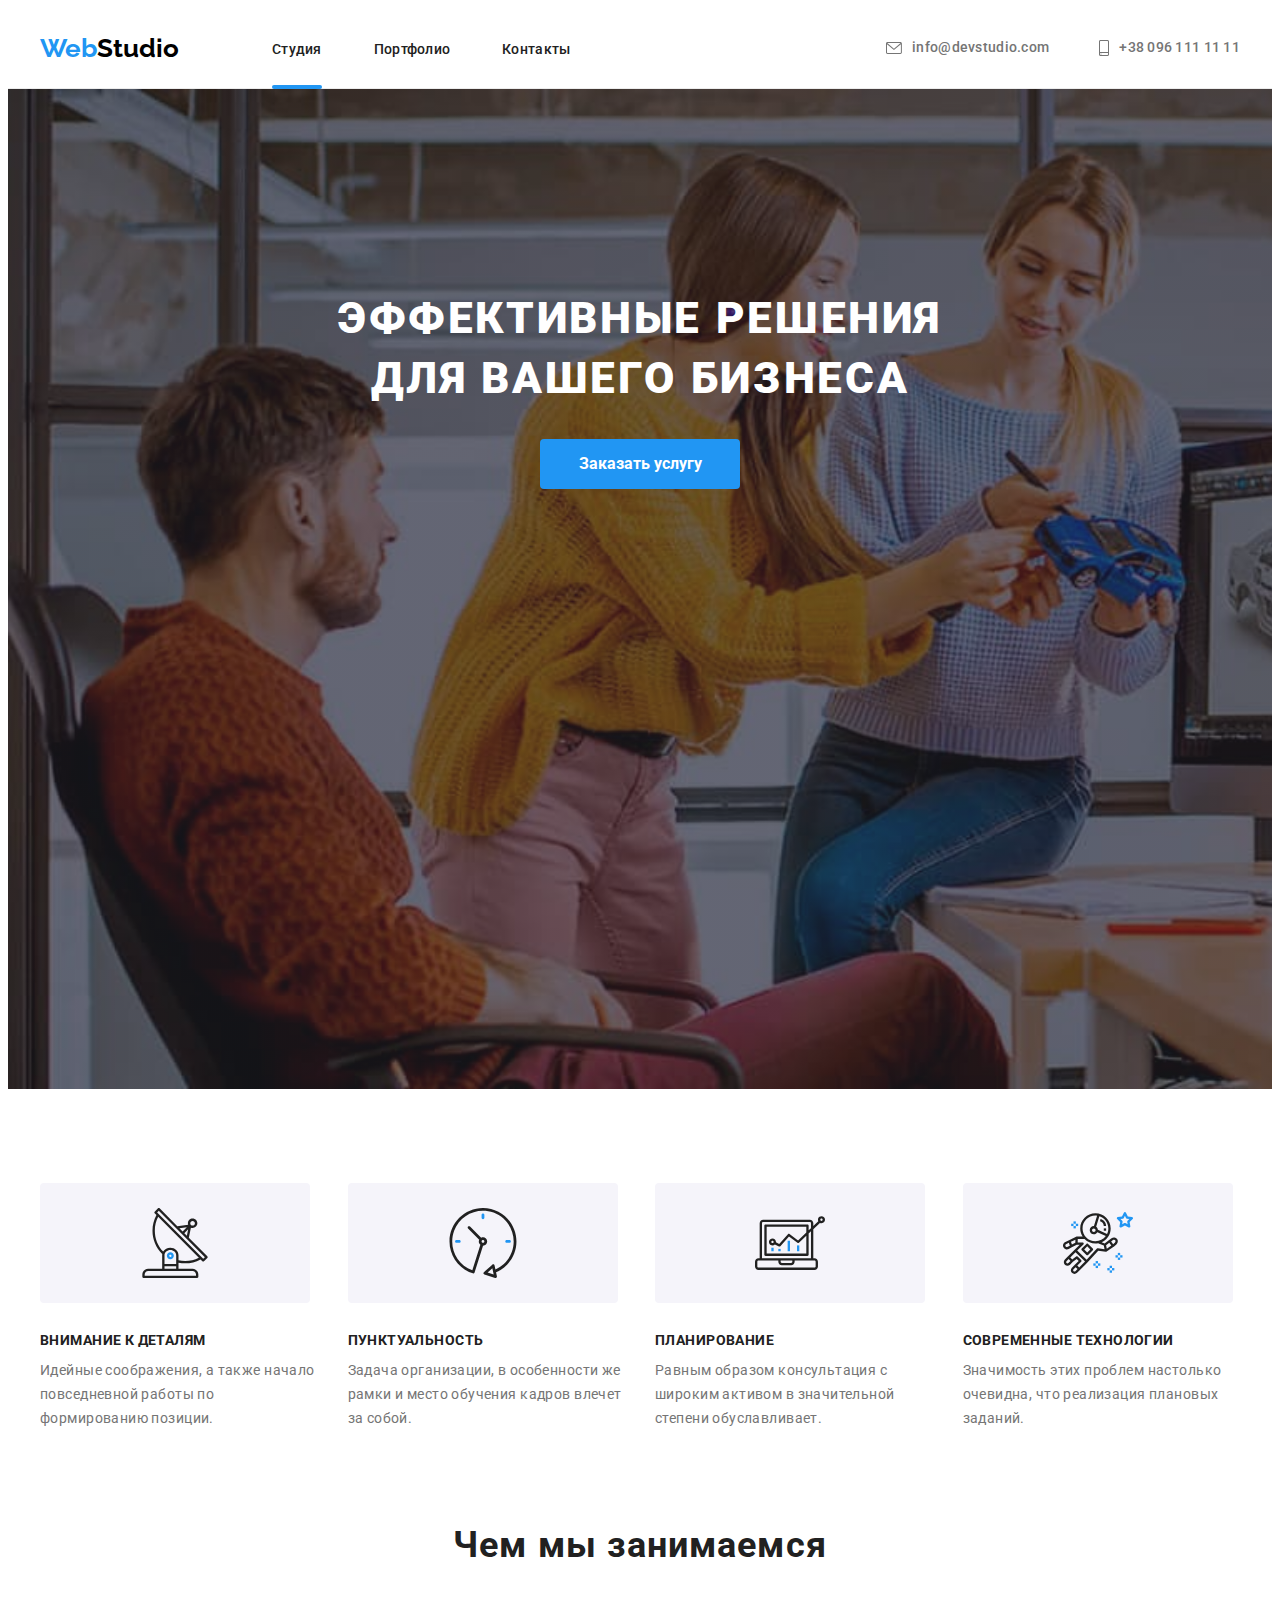
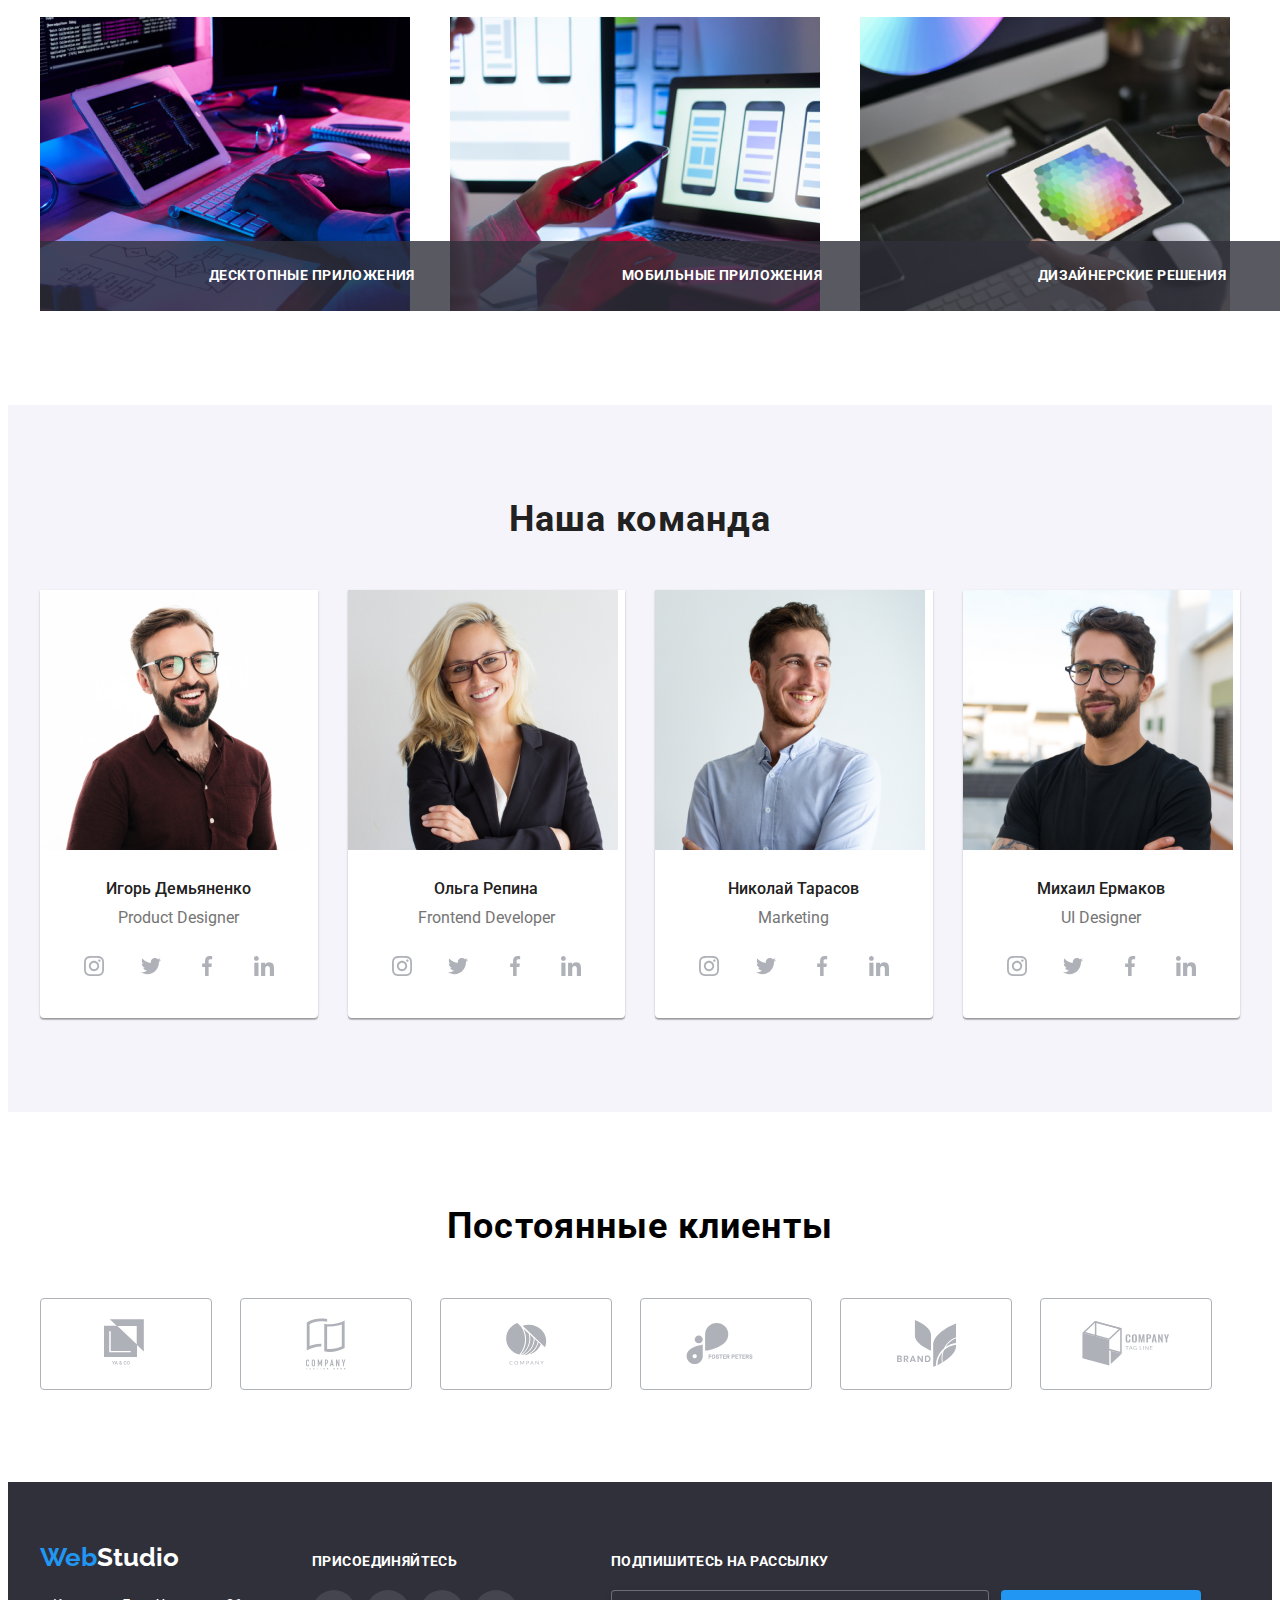
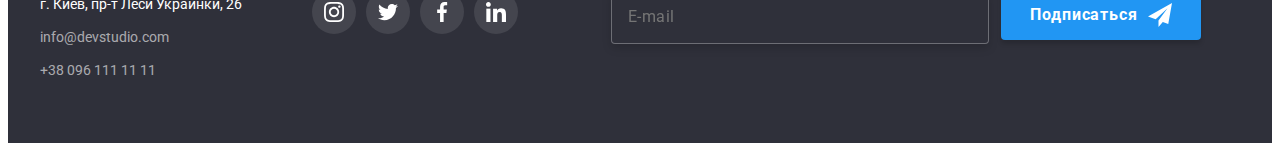
<file: index.html>
<!DOCTYPE html>
<html lang="ru">

<head>
  <meta charset="UTF-8" />
  <meta http-equiv="X-UA-Compatible" content="IE=edge" />
  <meta name="viewport" content="width=device-width, initial-scale=1.0" />
  <title>Студия</title>
  <link rel="preconnect" href="https://fonts.gstatic.com">
  <link rel="preconnect" href="https://fonts.gstatic.com">
  <link
    href="https://fonts.googleapis.com/css2?family=Raleway:wght@400;700&family=Roboto:wght@400;500;700;900&display=swap"
    rel="stylesheet">

  <link rel="stylesheet" href="https://cdnjs.cloudflare.com/ajax/libs/modern-normalize/1.0.0/modern-normalize.min.css"
    integrity="sha512-ISS7cAi1PEhQ8jnbJpJZMd29NlhNj4AWYyLOSp2CE/CsHxTCu+r+t0D2yoJudVrd0/8fTVPUVDzY5Tvli75u/g=="
    crossorigin="anonymous" />
  <link rel="stylesheet" href="./css/styles.css">
</head>

<body class="page">
  <header class="header">
    <div class="container">
      <nav class="navigation">
        <a class="link logo white-logo logo-margin" href="./index.html"> <span class="logo-color">Web</span>Studio </a>
        <ul class="nav-list list">
          <li class="nav-item">
            <a href="./index.html" class="nav-link link  current">Студия</a>
          </li>

          <li class="nav-item">
            <a href="./portfolio.html" class="nav-link link ">Портфолио</a>
          </li>

          <li class="nav-item">
            <a class="nav-link link" href="">Контакты</a>
          </li>
        </ul>
      </nav>
      <ul class="contact-head list ">

        <li class=" mail-contact">

          <a class=" mail-link-head link " href=" mailto:info@devstudio.com">
            <svg class="icon-mail">
              <use href="./images/vector/sprite.svg#icon-envelope-hover">

              </use>
            </svg>
            info@devstudio.com</a>

        </li>
        <li class=" mail-contact">
          <a class=" tel-link-head link " href="tel:+380961111111">

            <svg class="icon-tel">
              <use href="./images/vector/sprite.svg#icon-smartphone">

              </use>
            </svg>

            +38 096 111 11 11</a>
        </li>
      </ul>
    </div>

  </header>
  <main>
    <!--HERO-->
    <section class="hero">
      <div class="container">
        <h1 class="hero-title">Эффективные решения для вашего бизнеса</h1>

        <button class="modal-btn" type="button" data-modal-open>Заказать услугу</button>

      </div>

    </section>
    <!--ADVANTAGES-->
    <section class="advantages">

      <div class="container">

        <h2 class="visually-hidden">Наши особенности</h2>

        <ul class="list list-advant">




          <li class=" features">

            <div class="icon-list">
              <svg class="icon-advantages antenna">
                <use href="./images/vector/sprite.svg#icon-antenna">


                </use>
              </svg>
            </div>
            <h3 class=" features-title">Внимание к деталям</h3>

            <p class="features-paragraph">Идейные соображения, а также начало повседневной работы по
              формированию позиции.</p>
          </li>



          <li class="features">

            <div class="icon-list">
              <svg class="icon-advantages">
                <use href="./images/vector/sprite.svg#icon-clock">


                </use>
              </svg>
            </div>

            <h3 class="features-title">Пунктуальность</h3>
            <p class="features-paragraph">Задача организации, в особенности же рамки и место обучения кадров
              влечет за собой.</p>
          </li>


          <li class="features">
            <div class="icon-list">
              <svg class="icon-advantages">
                <use href="./images/vector/sprite.svg#icon-diagram">


                </use>
              </svg>
            </div>

            <h3 class="features-title">Планирование</h3>
            <p class="features-paragraph">Равным образом консультация с широким активом в значительной
              степени обуславливает.</p>
          </li>

          <li class="features">

            <div class="icon-list">
              <svg class="icon-advantages">
                <use href="./images/vector/sprite.svg#icon-astronaut">


                </use>
              </svg>
            </div>

            <h3 class="features-title">Современные технологии</h3>
            <p class="features-paragraph">Значимость этих проблем настолько очевидна, что реализация плановых
              заданий.</p>
          </li>
        </ul>

      </div>

    </section>
    <!--ABOUT -->
    <section class="about ">
      <div class="container">
        <h2 class="title title-about ">Чем мы занимаемся</h2>
        <ul class="list list-about">
          <li class="img-about">
            <img src="./images/about/img-about.jpg" alt="Разработчик пишет код сайта" width="370" height="294" />
            <div class="overlay-index">
              <p class="overlay-index-title">
                Десктопные приложения
              </p>
            </div>
          </li>



          <li class="img-about">
            <img src="./images/about/img-about-test.jpg" alt="Тестировщик проверяет
            работу вебсайта на других устройствах" width="370" height="294" />
            <div class="overlay-index">
              <p class="overlay-index-title">
                Мобильные приложения
              </p>

            </div>

          </li>
          <li class="img-about">
            <img src="./images/about/img-about-des.jpg" alt="Дизайнер подбирает цвета вебсайта" width="370"
              height="294" />
            <div class="overlay-index">
              <p class="overlay-index-title">
                Дизайнерские решения
              </p>
            </div>



          </li>
        </ul>
      </div>

    </section>
    <!--OUR-TEAM-->
    <section class="our-team">
      <div class="container">
        <h2 class="title title-team">Наша команда</h2>
        <ul class="list foto-list">
          <li class="team-img">
            <img src="./images/team/igor-img.jpg" width="270" height="260"
              alt="Игорь Демьяненко - Дизайнер продуктов" />
            <div class="team-list-content">
              <h3 class="workers-name">Игорь Демьяненко</h3>
              <p lang="en" class="position">Product Designer</p>


              <ul class="icon-social-list list link ">
                <li class="icon-social-item">

                  <a href="" class="icon-social-link">
                    <svg class="icon-social">
                      <use href="./images/vector/sprite.svg#icon-instagram">

                      </use>
                    </svg>
                  </a>

                </li>
                <li>

                  <a href="" class="icon-social-link">
                    <svg class="icon-social">
                      <use href="./images/vector/sprite.svg#icon-twitter">

                      </use>
                    </svg>
                  </a>

                </li>
                <li>

                  <a href="" class="icon-social-link">
                    <svg class="icon-social">
                      <use href="./images/vector/sprite.svg#icon-facebook">

                      </use>
                    </svg>
                  </a>

                </li>
                <li>

                  <a href="" class="icon-social-link">
                    <svg class="icon-social">
                      <use href="./images/vector/sprite.svg#icon-linkedin">

                      </use>
                    </svg>
                  </a>

                </li>
              </ul>


            </div>


          </li>
          <li class="team-img">
            <img src="./images/team/olga-img.jpg" width="270" height="260" alt="Ольга Репина-фронтенд-разработчик" />
            <div class="team-list-content">
              <h3 class="workers-name">Ольга Репина</h3>
              <p lang="en" class="position">Frontend Developer</p>
              <ul class="icon-social-list list link ">
                <li class="icon-social-item">

                  <a href="" class="icon-social-link">
                    <svg class="icon-social">
                      <use href="./images/vector/sprite.svg#icon-instagram">

                      </use>
                    </svg>
                  </a>

                </li>
                <li>

                  <a href="" class="icon-social-link">
                    <svg class="icon-social">
                      <use href="./images/vector/sprite.svg#icon-twitter">

                      </use>
                    </svg>
                  </a>

                </li>
                <li>

                  <a href="" class="icon-social-link">
                    <svg class="icon-social">
                      <use href="./images/vector/sprite.svg#icon-facebook">

                      </use>
                    </svg>
                  </a>

                </li>
                <li>

                  <a href="" class="icon-social-link">
                    <svg class="icon-social">
                      <use href="./images/vector/sprite.svg#icon-linkedin">

                      </use>
                    </svg>
                  </a>

                </li>
              </ul>





            </div>

          </li>
          <li class="team-img">
            <img src="./images/team/nikolas-img.jpg" width="270" height="260"
              alt="Николай Тарасов-Маркетинг-UI дизайнер" />
            <div class="team-list-content">
              <h3 class="workers-name">Николай Тарасов</h3>
              <p lang="en" class="position">Marketing</p>

              <ul class="icon-social-list list link ">
                <li class="icon-social-item">

                  <a href="" class="icon-social-link">
                    <svg class="icon-social">
                      <use href="./images/vector/sprite.svg#icon-instagram">

                      </use>
                    </svg>
                  </a>

                </li>
                <li>

                  <a href="" class="icon-social-link">
                    <svg class="icon-social">
                      <use href="./images/vector/sprite.svg#icon-twitter">

                      </use>
                    </svg>
                  </a>

                </li>
                <li>

                  <a href="" class="icon-social-link">
                    <svg class="icon-social">
                      <use href="./images/vector/sprite.svg#icon-facebook">

                      </use>
                    </svg>
                  </a>

                </li>
                <li>

                  <a href="" class="icon-social-link">
                    <svg class="icon-social">
                      <use href="./images/vector/sprite.svg#icon-linkedin">

                      </use>
                    </svg>
                  </a>

                </li>
              </ul>


            </div>

          </li>
          <li class="team-img">
            <img src="./images/team/misha-img.jpg" width="270" height="260" alt="Михаил Ермаков-UI Designer" />

            <div class="team-list-content">
              <h3 class="workers-name">Михаил Ермаков</h3>
              <p lang="en" class="position">UI Designer</p>
              <ul class="icon-social-list list link ">
                <li class="icon-social-item">

                  <a href="" class="icon-social-link">
                    <svg class="icon-social">
                      <use href="./images/vector/sprite.svg#icon-instagram">

                      </use>
                    </svg>
                  </a>

                </li>
                <li>

                  <a href="" class="icon-social-link">
                    <svg class="icon-social">
                      <use href="./images/vector/sprite.svg#icon-twitter">

                      </use>
                    </svg>
                  </a>

                </li>
                <li>

                  <a href="" class="icon-social-link">
                    <svg class="icon-social">
                      <use href="./images/vector/sprite.svg#icon-facebook">

                      </use>
                    </svg>
                  </a>

                </li>
                <li>

                  <a href="" class="icon-social-link">
                    <svg class="icon-social">
                      <use href="./images/vector/sprite.svg#icon-linkedin">

                      </use>
                    </svg>
                  </a>

                </li>
              </ul>


            </div>

          </li>
        </ul>

      </div>

    </section>

    <!-- REGULAR-CLIENTS -->
    <section class="regular-customers ">

      <div class=" container ">
        <h2 class="text-customers">
          Постоянные клиенты
        </h2>

        <ul class="icon-customers-list list link">
          <li class="customers-item">
            <a class="link-icon-customers" href="">
              <svg class="customers-svg" width="44px" height="49px">
                <use href="./images/vector/sprite.svg#icon-logo-1"></use>
              </svg>
            </a>
          </li>
          <li class="customers-item">
            <a class="link-icon-customers" href="">
              <svg class="customers-svg" width="40px" height="52px">
                <use href=" ./images/vector/sprite.svg#icon-logo-2"></use>
              </svg>
            </a>
          </li>
          <li class="customers-item">
            <a class="link-icon-customers" href="">
              <svg class="customers-svg" width="41px" height="42px">
                <use href="./images/vector/sprite.svg#icon-logo-3"></use>
              </svg>
            </a>
          </li>
          <li class="customers-item">
            <a class="link-icon-customers" href="">
              <svg class="customers-svg" width="80px" height="42px">
                <use href="./images/vector/sprite.svg#icon-logo-4"></use>
              </svg>
            </a>
          </li>
          <li class="customers-item">
            <a class="link-icon-customers" href="">
              <svg class="customers-svg" width="59px" height="47px">
                <use href="./images/vector/sprite.svg#icon-logo-5"></use>
              </svg>
            </a>
          </li>
          <li class="customers-item">
            <a class="link-icon-customers" href="">
              <svg class="customers-svg" width="88px" height="45px">
                <use href="./images/vector/sprite.svg#icon-logo-6"></use>
              </svg>
            </a>
          </li>
        </ul>

      </div>



    </section>


  </main>
  <!--CONTACTS-->
  <footer class="footer-info">
    <div class="container contact-div-container ">
      <div>
        <a class="link logo dark-logo logo-footer " href="./index.html">
          <span class="logo-color">Web</span>Studio </a>


        <address class="contact">
          <ul class="list address-map">
            <li class="list-item-contact">
              <a class="link address" href="https://goo.gl/maps/Kj9o169cFubhBfax5" target="_blank"
                rel="noopener noreferrer">
                г. Киев, пр-т Леси Украинки, 26
              </a>
            </li>
            <li class="contact-footer list-item-contact">
              <a class="link footer-contact" href="mailto:info@devstudio.com">info@devstudio.com</a>
            </li>
            <li class="contact-footer list-item-contact">
              <a class="link footer-contact" href="tel:+380961111111">+38 096 111 11 11</a>
            </li>
          </ul>
        </address>
      </div>
      <div class="join ">
        <h3 class="join-text">Присоединяйтесь</h3>
        <ul class="list link list-join">
          <li class="social-join-link-item">
            <a class="link-social-join" href="">
              <svg class="icon-social">
                <use href="./images/vector/sprite.svg#icon-instagram"></use>
              </svg>
            </a>
          </li>
          <li class="social-join-link-item">
            <a class="link-social-join" href="">
              <svg class="icon-social">
                <use href="./images/vector/sprite.svg#icon-twitter"></use>
              </svg>
            </a>
          </li>
          <li class="social-join-link-item">
            <a class="link-social-join" href="">
              <svg class="icon-social">
                <use href="./images/vector/sprite.svg#icon-facebook"></use>
              </svg>
            </a>
          </li>
          <li class="social-join-link-item">
            <a class="link-social-join" href="">
              <svg class="icon-social">
                <use href="./images/vector/sprite.svg#icon-linkedin"></use>
              </svg>
            </a>
          </li>
        </ul>

      </div>




      <div class="div-mailing">
        <b class="text-mailing">Подпишитесь на рассылку</b>
        <form class="mailing">


          <label for="footer-mail" class="footer-mail-label">
            <input type="text" id="footer-mail" name="mail" placeholder="E-mail" class="mailing-input">
          </label>

          <button class="bt-mail" type="submit">Подписаться

            <svg class="vector-bt">
              <use href="./images/vector/sprite.svg#icon-icon-send">

              </use>
            </svg>
          </button>


        </form>
      </div>
    </div>

  </footer>

  <div class="backdrop is-hidden" data-modal>
    <div class="modal">

      <button type="button" class="close-modal-btn" data-modal-close>
        <svg class="btn-close">
          <use href="./images/vector/sprite.svg#icon-close">

          </use>
        </svg>

      </button>
      <p class="text-title">Оставьте свои данные, мы вам перезвоним</p>
      <form class="form">

        <label for="name" class="form-label">Имя</label>

        <div class="form-field">
          <input class="form-name" type="text" name="name" id="name" required minlength="2">
          <svg class="men-icon-form">
            <use href="./images/vector/sprite.svg#icon-man">

            </use>
          </svg>
        </div>

        <label for="tel" class="form-label">Телефон</label>
        <div class="form-field">
          <input class="form-tel" type="tel" name="tel" id="tel" required>
          <svg class="tel-icon-form">
            <use href="./images/vector/sprite.svg#icon-Vector-tel">

            </use>
          </svg>


        </div>

        <label for="mail" class="form-label">Почта</label>

        <div class=" form-field">
          <input class="form-mail" type="email" name="mail" id="mail" required>
          <svg class="mail-icon-form">
            <use href="./images/vector/sprite.svg#icon-Vector-mail">

            </use>
          </svg>

        </div>

        <label for="comment" class="form-label">Комментарий</label>
        <div class="form-field">
          <textarea class="textarea-form" name="comment" id="comment" placeholder="Введите текст"></textarea>

        </div>

        <div class="form-field">

          <input type="checkbox" required name="сonsent" id="сonsent"
            class="checkbox-input check-options visually-hidden">
          <label class="checkbox-label" for="сonsent">Соглашаюсь с рассылкой и принимаю &nbsp; <a class="link-check"
              href="">Условия
              договора</a> </label>

        </div>

        <button class="submit-form" type="submit">Отправить</button>

      </form>

      <script src="./js/modal.js"></script>
    </div>


  </div>




</body>

</html>
</file>
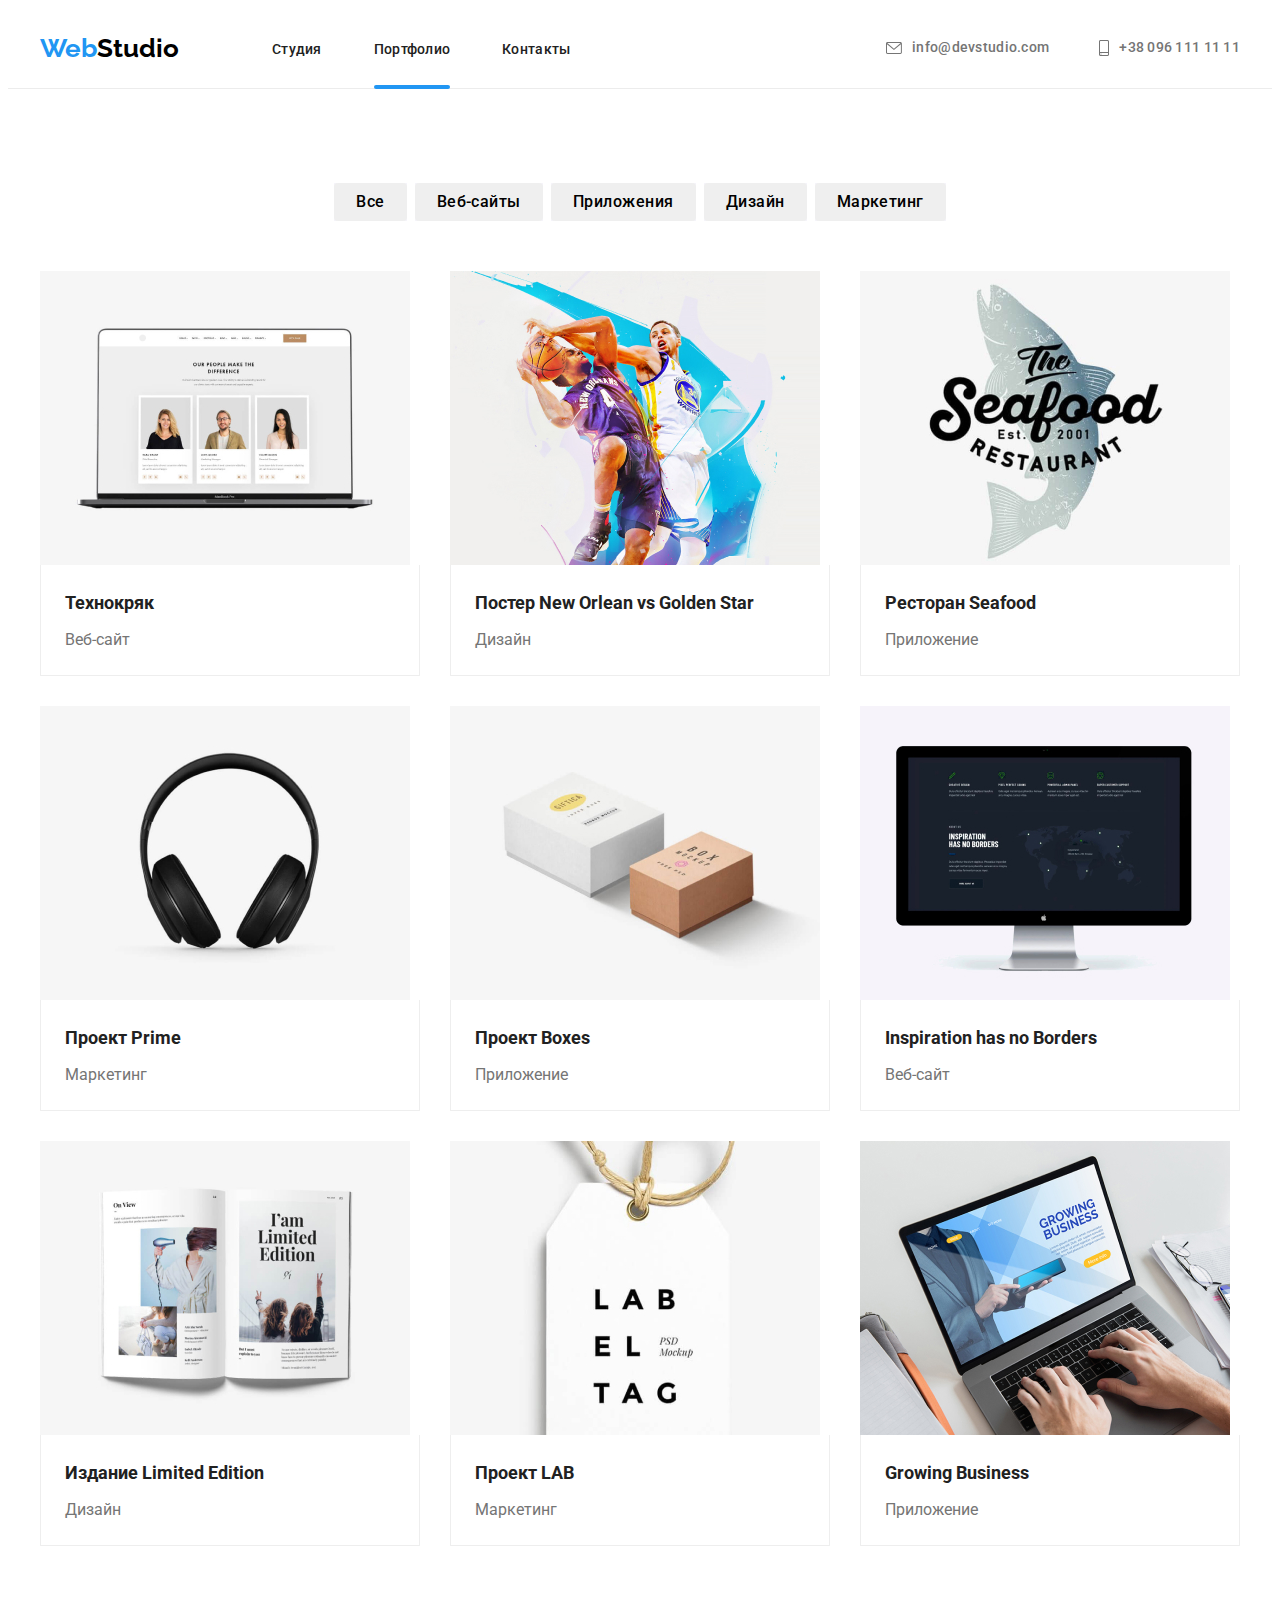
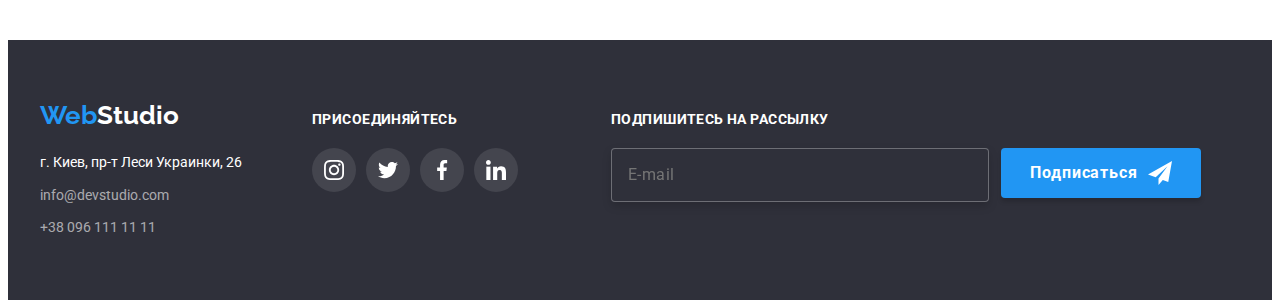
<file: portfolio.html>
<!DOCTYPE html>
<html lang="ru">

<head>
    <meta charset="UTF-8">
    <meta http-equiv="X-UA-Compatible" content="IE=edge">
    <meta name="viewport" content="width=device-width, initial-scale=1.0">
    <title>Портфолио</title>
    <link rel="stylesheet" href="https://cdnjs.cloudflare.com/ajax/libs/modern-normalize/1.0.0/modern-normalize.min.css"
        integrity="sha512-ISS7cAi1PEhQ8jnbJpJZMd29NlhNj4AWYyLOSp2CE/CsHxTCu+r+t0D2yoJudVrd0/8fTVPUVDzY5Tvli75u/g=="
        crossorigin="anonymous" />
    <link
        href="https://fonts.googleapis.com/css2?family=Raleway:wght@400;700&family=Roboto:wght@400;500;700;900&display=swap"
        rel="stylesheet">
    <link rel="stylesheet" href="./css/styles.css">
</head>

<body class="page">
    <header class="header">
        <div class="container">
            <nav class="navigation">
                <a class="link logo white-logo logo-margin" href="./index.html"> <span
                        class="logo-color">Web</span>Studio </a>
                <ul class="nav-list list">
                    <li class="nav-item">
                        <a href="./index.html" class="nav-link link">Студия</a>
                    </li>

                    <li class="nav-item">
                        <a href="./portfolio.html" class="nav-link link current">Портфолио</a>
                    </li>

                    <li class="nav-item">
                        <a href="" class="nav-link link">Контакты</a>
                    </li>
                </ul>
            </nav>
            <ul class="contact-head list ">
                <li class="mail-contact">
                    <a class=" mail-link-head link " href="mailto:info@devstudio.com">
                        <svg class="icon-mail">
                            <use href="./images/vector/sprite.svg#icon-envelope-hover">

                            </use>
                        </svg>

                        info@devstudio.com</a>
                </li>
                <li class="mail-contact">
                    <a class=" tel-link-head link " href="tel:+380961111111">

                        <svg class="icon-tel">
                            <use href="./images/vector/sprite.svg#icon-smartphone">

                            </use>
                        </svg>

                        +38 096 111 11 11</a>
                </li>
            </ul>

        </div>


    </header>

    <main>
        <section class="main-port">
            <div class="container ">
                <h1 class="visually-hidden">Портфолио</h1>
                <ul class="list center-button">
                    <li class="element-button">
                        <button type="button" class="filters ">
                            Все
                        </button>

                    </li>
                    <li class="element-button">
                        <button type="button" class="filters ">
                            Веб-сайты
                        </button>

                    </li>
                    <li class="element-button">
                        <button type="button" class="filters ">
                            Приложения
                        </button>

                    </li>
                    <li class="element-button">
                        <button type="button" class="filters ">
                            Дизайн
                        </button>

                    </li>
                    <li class="element-button">

                        <button type="button" class="filters ">
                            Маркетинг
                        </button>

                    </li>
                </ul>
                <ul class="list card-set">
                    <li class="card-foto">
                        <a class="link card-foto-link " href="">
                            <div class="overlay-portfolio-list">
                                <img src="./images/portfolio/img.jpg" alt="в ноутбуке открыто вебсайт" width="370"
                                    height="294" />
                                <p class="overlay-portfolio">Технокряк это современная площадка распространения
                                    коронавируса. Компании
                                    используют эту
                                    платформу для цифрового
                                    шпионажа и атак на защищённые сервера конкурентов.</p>

                            </div>


                            <div class="card-content">
                                <h3 class="photo-title">
                                    Технокряк
                                </h3>
                                <p class="photo-paragraph">
                                    Веб-сайт
                                </p>

                            </div>
                        </a>
                    </li>

                    <li class="card-foto">
                        <a class="link card-foto-link " href="">

                            <div class="overlay-portfolio-list">
                                <img src="./images/portfolio/img-1.jpg" alt="постер с баскетболистами" width="370"
                                    height="294" />
                                <p class="overlay-portfolio">Технокряк это современная площадка распространения
                                    коронавируса. Компании
                                    используют эту
                                    платформу для цифрового
                                    шпионажа и атак на защищённые сервера конкурентов.</p>


                            </div>


                            <div class="card-content">
                                <h3 class="photo-title">
                                    Постер New Orlean vs Golden Star
                                </h3>
                                <p class="photo-paragraph">
                                    Дизайн
                                </p>

                            </div>
                        </a>
                    </li>

                    <li class="card-foto">
                        <a class="link card-foto-link " href="">

                            <div class="overlay-portfolio-list">
                                <img src="./images/portfolio/img-2.jpg" alt="логотип ресторана" width="370"
                                    height="294" />

                                <p class="overlay-portfolio">Технокряк это современная площадка распространения
                                    коронавируса. Компании
                                    используют эту
                                    платформу для цифрового
                                    шпионажа и атак на защищённые сервера конкурентов.</p>

                            </div>




                            <div class="card-content">
                                <h3 class="photo-title">
                                    Ресторан Seafood
                                </h3>
                                <p class="photo-paragraph">
                                    Приложение
                                </p>

                            </div>
                        </a>
                    </li>

                    <li class="card-foto">
                        <a class="link card-foto-link " href="">

                            <div class="overlay-portfolio-list">

                                <img src="./images/portfolio/img-3.jpg" alt="накладные наушники" width="370"
                                    height="294" />

                                <p class="overlay-portfolio">Технокряк это современная площадка распространения
                                    коронавируса. Компании
                                    используют эту
                                    платформу для цифрового
                                    шпионажа и атак на защищённые сервера конкурентов.</p>

                            </div>




                            <div class="card-content">
                                <h3 class="photo-title">
                                    Проект Prime
                                </h3>
                                <p class="photo-paragraph">
                                    Маркетинг
                                </p>

                            </div>
                        </a>
                    </li>

                    <li class="card-foto">
                        <a class="link card-foto-link " href="">

                            <div class="overlay-portfolio-list">

                                <img src="./images/portfolio/img-4.jpg" alt="картонные коробки" width="370"
                                    height="294" />

                                <p class="overlay-portfolio">Технокряк это современная площадка распространения
                                    коронавируса. Компании
                                    используют эту
                                    платформу для цифрового
                                    шпионажа и атак на защищённые сервера конкурентов.</p>

                            </div>


                            <div class="card-content">
                                <h3 class="photo-title">
                                    Проект Boxes
                                </h3>
                                <p class="photo-paragraph">
                                    Приложение
                                </p>

                            </div>
                        </a>
                    </li>

                    <li class="card-foto">
                        <a class="link card-foto-link " href="">

                            <div class="overlay-portfolio-list">

                                <img src="./images/portfolio/img-5.jpg" alt="моноблочный компьютер" width="370"
                                    height="294" />

                                <p class="overlay-portfolio">Технокряк это современная площадка распространения
                                    коронавируса. Компании
                                    используют эту
                                    платформу для цифрового
                                    шпионажа и атак на защищённые сервера конкурентов.</p>

                            </div>

                            <div class="card-content">
                                <h3 lang="en" class="photo-title">
                                    Inspiration has no Borders
                                </h3>
                                <p class="photo-paragraph">
                                    Веб-сайт
                                </p>

                            </div>

                        </a>
                    </li>

                    <li class="card-foto">
                        <a class="link card-foto-link " href="">

                            <div class="overlay-portfolio-list">

                                <img src="./images/portfolio/img-6.jpg" alt="открытая книга" width="370" height="294" />
                                <p class="overlay-portfolio">Технокряк это современная площадка распространения
                                    коронавируса. Компании
                                    используют эту
                                    платформу для цифрового
                                    шпионажа и атак на защищённые сервера конкурентов.</p>
                            </div>


                            <div class="card-content">
                                <h3 class="photo-title">
                                    Издание Limited Edition
                                </h3>
                                <p class="photo-paragraph">
                                    Дизайн
                                </p>

                            </div>

                        </a>
                    </li>

                    <li class="card-foto">
                        <a class="link card-foto-link " href="">

                            <div class="overlay-portfolio-list">
                                <img src="./images/portfolio/img-7.jpg" alt="фирменная этикетка" width="370"
                                    height="294" />

                                <p class="overlay-portfolio">Технокряк это современная площадка распространения
                                    коронавируса. Компании
                                    используют эту
                                    платформу для цифрового
                                    шпионажа и атак на защищённые сервера конкурентов.</p>
                            </div>


                            <div class="card-content">
                                <h3 class="photo-title">
                                    Проект LAB
                                </h3>
                                <p class="photo-paragraph">
                                    Маркетинг
                                </p>

                            </div>

                        </a>
                    </li>

                    <li class="card-foto">
                        <a class="link card-foto-link " href="">

                            <div class="overlay-portfolio-list">

                                <img src="./images/portfolio/img-8.jpg" alt="человек использует приложение" width="370"
                                    height="294" />
                                <p class="overlay-portfolio">Технокряк это современная площадка распространения
                                    коронавируса. Компании
                                    используют эту
                                    платформу для цифрового
                                    шпионажа и атак на защищённые сервера конкурентов.</p>
                            </div>


                            <div class="card-content">
                                <h3 lang="en" class="photo-title">
                                    Growing Business
                                </h3>
                                <p class="photo-paragraph">
                                    Приложение
                                </p>

                            </div>

                        </a>
                    </li>
                </ul>

            </div>

        </section>



    </main>
    <!--CONTACTS-->
    <footer class="footer-info">
        <div class="container contact-div-container ">
            <div>
                <a class="link logo dark-logo logo-footer " href="./index.html">
                    <span class="logo-color">Web</span>Studio </a>


                <address class="contact">
                    <ul class="list address-map">
                        <li class="list-item-contact">
                            <a class="link address" href="https://goo.gl/maps/Kj9o169cFubhBfax5" target="_blank"
                                rel="noopener noreferrer">
                                г. Киев, пр-т Леси Украинки, 26
                            </a>
                        </li>
                        <li class="contact-footer list-item-contact">
                            <a class="link footer-contact" href="mailto:info@devstudio.com">info@devstudio.com</a>
                        </li>
                        <li class="contact-footer list-item-contact">
                            <a class="link footer-contact" href="tel:+380961111111">+38 096 111 11 11</a>
                        </li>
                    </ul>
                </address>
            </div>
            <div class="join ">
                <h3 class="join-text">Присоединяйтесь</h3>
                <ul class="list link list-join">
                    <li class="social-join-link-item">
                        <a class="link-social-join" href="">
                            <svg class="icon-social">
                                <use href="./images/vector/sprite.svg#icon-instagram"></use>
                            </svg>
                        </a>
                    </li>
                    <li class="social-join-link-item">
                        <a class="link-social-join" href="">
                            <svg class="icon-social">
                                <use href="./images/vector/sprite.svg#icon-twitter"></use>
                            </svg>
                        </a>
                    </li>
                    <li class="social-join-link-item">
                        <a class="link-social-join" href="">
                            <svg class="icon-social">
                                <use href="./images/vector/sprite.svg#icon-facebook"></use>
                            </svg>
                        </a>
                    </li>
                    <li class="social-join-link-item">
                        <a class="link-social-join" href="">
                            <svg class="icon-social">
                                <use href="./images/vector/sprite.svg#icon-linkedin"></use>
                            </svg>
                        </a>
                    </li>
                </ul>

            </div>
            <div class="div-mailing">
                <b class="text-mailing">Подпишитесь на рассылку</b>
                <form class="mailing">


                    <label for="footer-mail" class="footer-mail-label">
                        <input type="text" id="footer-mail" name="mail" placeholder="E-mail" class="mailing-input">
                    </label>

                    <button class="bt-mail" type="submit">Подписаться

                        <svg class="vector-bt">
                            <use href="./images/vector/sprite.svg#icon-icon-send">

                            </use>
                        </svg>
                    </button>


                </form>
            </div>


        </div>

    </footer>





</body>

</html>
</file>
<file: css/styles.css>
/* ===============COMPONENTS=============== */
:root {
  --main-font: "Roboto", sans-serif;
  --secondary-font: "Raleway", sans-serif;
  --accent-color: #2196f3;
  --secondary-color: #212121;
  --white-color: #ffffff;
  --black-color: #000000;
  --gray-color: #757575;
  --color-change: color 250ms cubic-bezier(0.4, 0, 0.2, 1);
  --fill-change: fill 250ms cubic-bezier(0.4, 0, 0.2, 1);
  --background-color-change: background-color 250ms cubic-bezier(0.4, 0, 0.2, 1);
  --border-color-change: border-color 250ms cubic-bezier(0.4, 0, 0.2, 1);
}
.container {
  width: 1200px;
  margin: 0 auto;
  padding-left: 15px;
  padding-right: 15px;
}

.list {
  list-style: none;
}

.link {
  text-decoration: none;
}

h1,
h2,
h3,
h4,
h5,
h6,
p {
  margin: 0;
}

ul,
ol,
li {
  margin: 0;
  padding: 0;
}

img {
  display: block;
  max-width: 100%;
  height: auto;
}
.header {
  border-bottom: 1px solid #ececec;
}

.visually-hidden {
  position: absolute !important;
  clip: rect(1px 1px 1px 1px); /* IE6, IE7 */
  clip: rect(1px, 1px, 1px, 1px);
  padding: 0 !important;
  border: 0 !important;
  height: 1px !important;
  width: 1px !important;
  overflow: hidden;
}
.title {
  font-family: var(--main-font);
  font-weight: 700;
  font-size: 36px;
  line-height: 1.16;
  text-align: center;
  letter-spacing: 0.03em;

  color: var(--secondary-color);
}

.logo-color {
  font-family: var(--secondary-font);
  font-weight: 700;
  font-size: 26px;
  line-height: 1.19;
  color: var(--accent-color);
}
.logo {
  font-family: var(--secondary-font);
  font-weight: 700;
  font-size: 26px;
  line-height: 1.19;
  color: var(--black-color);
}
.logo-margin {
  margin-right: 93px;
}
.white-logo {
  color: var(--black-color);
}
.dark-logo {
  color: var(--white-color);
}

.icon-social {
  width: 20px;
  height: 20px;
}

/* ============END COMPONENTS==============*/

/* ========================STYLES INDEX.HTML========================= */
/* ================BODY============= */
.page {
  font-family: var(--main-font);
  background: var(--white-color);
}
/* ================END BODY============= */

/* =========HEADER========= */
.header .container {
  display: flex;
  align-items: center;
}

.navigation {
  display: flex;
  align-items: center;
}

.nav-list {
  align-items: center;
}

.nav-item:not(:last-child) {
  margin-right: 52px;
}

.contact-head {
  display: flex;
  align-items: center;
  margin-left: auto;
}

.icon-mail {
  margin-right: 10px;
  width: 16px;
  height: 12px;
  fill: #757575;
  transition: var(--fill-change);
}

.mail-link-head:hover .icon-mail,
.mail-link-head:focus .icon-mail {
  fill: var(--accent-color);
}
.mail-link-head:hover,
.mail-link-head:focus {
  color: var(--accent-color);
}

.mail-contact:not(:last-child) {
  margin-right: 50px;
}
.nav-link {
  padding-top: 32px;
  padding-bottom: 32px;
  font-family: var(--main-font);
  font-weight: 500;
  font-size: 14px;
  line-height: 1.14;
  letter-spacing: 0.02em;
  color: var(--secondary-color);
  transition: var(--color-change);
  position: relative;
}

.nav-link.current::after {
  content: "";
  display: block;
  position: absolute;
  left: 0;
  bottom: 0;
  width: 100%;
  height: 4px;
  border-radius: 2px;
  background: #2196f3;
}

.nav-link:hover,
.nav-link:focus {
  color: var(--accent-color);
}

.mail-link-head {
  display: flex;
  justify-content: center;
  align-items: center;
  padding-top: 32px;
  padding-bottom: 32px;
  font-family: var(--main-font);
  font-weight: 500;
  font-size: 14px;
  line-height: 1.14;
  letter-spacing: 0.02em;
  color: var(--gray-color);
  transition: var(--color-change);
}

.tel-link-head {
  display: flex;
  justify-content: center;
  align-items: center;
  padding-top: 32px;
  padding-bottom: 32px;
  font-family: var(--main-font);
  font-weight: 500;
  font-size: 14px;
  line-height: 1.14;
  letter-spacing: 0.02em;
  color: var(--gray-color);
  transition: var(--color-change);
}

.icon-tel {
  width: 10px;
  height: 16px;
  margin-right: 10px;
  fill: #757575;
  transition: var(--fill-change);
}

.tel-link-head:hover .icon-tel,
.tel-link-head:focus .icon-tel {
  fill: var(--accent-color);
}
.tel-link-head:hover,
.tel-link-head:focus {
  color: var(--accent-color);
}

/* =========END HEADER========= */

/* =========HERO========= */
.hero {
  padding-top: 200px;
  padding-bottom: 200px;
  max-width: 1600px;
  margin-right: auto;
  margin-left: auto;
  height: 600px;
  text-align: center;
  background: #2f303a;
  background-color: var(--gray-color);
  background-image: linear-gradient(
      rgba(47, 48, 58, 0.4),
      rgba(47, 48, 58, 0.4)
    ),
    url("../images/hero/Img.jpg");
  background-repeat: no-repeat;
  background-size: cover;
}
.hero-title {
  font-weight: 900;
  font-size: 44px;
  line-height: 1.36;
  text-transform: uppercase;
  color: var(--white-color);
  max-width: 696px;
  margin-left: auto;
  margin-right: auto;
  text-align: center;
  letter-spacing: 0.06em;
  font-family: var(--main-font);
}

.modal-btn {
  display: inline-block;
  min-width: 200px;
  height: 50px;
  border: none;
  border-radius: 4px;
  font-family: var(--main-font);
  font-weight: 700;
  font-size: 16px;
  line-height: 1.87;
  color: var(--white-color);
  background-color: var(--accent-color);
}
.modal-btn {
  cursor: pointer;
}
.modal-btn {
  margin-top: 30px;
  padding-top: 10px;
  padding-right: 32px;
  padding-bottom: 10px;
  padding-left: 32px;
}

/* =========END HERO========= */

/* =========ADVANTAGES======= */
.advantages {
  display: flex;
  padding-top: 94px;
  padding-bottom: 94px;
}
.list-advant {
  margin-left: -30px;
}
.list {
  display: flex;
}

.features-title {
  font-family: var(--main-font);
  font-weight: 700;
  font-size: 14px;
  line-height: 1.14;
  letter-spacing: 0.03em;
  text-transform: uppercase;
  color: var(--secondary-color);
  margin-bottom: 10px;
}
.features-paragraph {
  font-family: var(--main-font);
  font-weight: 400;
  font-size: 14px;
  line-height: 1.71;
  color: var(--gray-color);
  letter-spacing: 0.03em;
}
.features {
  flex-basis: calc(100% / 4 - 30px);
  margin-left: 30px;
}

.icon-advantages {
  width: 70px;
  height: 70px;
}

.icon-list {
  width: 270px;
  height: 120px;
  display: flex;
  align-items: center;
  justify-content: center;
  background-repeat: no-repeat;
  background-color: #f5f4fa;
  border-radius: 4px;
  margin-bottom: 30px;
}
/*======= END ADVANTAGES===== */

/* ========ABOUT======== */

.about {
  padding-bottom: 94px;
}
.list-about {
  margin-left: -30px;
}
.title-about {
  margin-bottom: 50px;
}
.img-about {
  flex-basis: calc(100% / 3 - 30px);
  margin-left: 30px;
}
.img-about {
  position: relative;
}
.overlay-index {
  position: absolute;
  bottom: 0;
  left: 0;
  background: rgba(47, 48, 58, 0.8);
  padding-top: 27px;
  padding-right: 82px;
  padding-bottom: 27px;
  padding-left: 82px;
  width: 100%;
}

.overlay-index-title {
  font-family: var(--main-font);
  font-weight: 700;
  font-size: 14px;
  line-height: 1.14;
  text-align: center;
  letter-spacing: 0.03em;
  text-transform: uppercase;
  color: #ffffff;
}
/* ========END ABOUT======= */

/* =========OUR TEAM========= */

.foto-list {
  margin-left: -30px;
}
.team-list-content {
  text-align: center;
  padding: 30px 32px;
}

.title-team {
  margin-bottom: 50px;
}
.team-img {
  background-color: #ffffff;
  flex-basis: calc(100% / 4 - 30px);
  margin-left: 30px;

  box-shadow: 0px 1px 3px rgba(0, 0, 0, 0.12), 0px 1px 1px rgba(0, 0, 0, 0.14),
    0px 2px 1px rgba(0, 0, 0, 0.2);
  border-radius: 0px 0px 4px 4px;
}
.our-team {
  background: #f5f4fa;
  display: flex;
  padding-top: 94px;
  padding-bottom: 94px;
}
.workers-name {
  margin-bottom: 10px;
  font-family: var(--main-font);
  font-weight: 500;
  font-size: 16px;
  line-height: 1.18;
  color: var(--secondary-color);
}

.icon-social-list {
  display: flex;
  align-items: center;
  justify-content: space-between;
}

.icon-social-link {
  display: flex;
  justify-content: center;
  align-items: center;
  width: 44px;
  height: 44px;
  border-radius: 50%;
  fill: #afb1b8;
  transition: var(--background-color-change);
}

.icon-social {
  transition: var(--fill-change);
}
.icon-social-link:hover,
.icon-social-link:focus {
  background-color: var(--accent-color);
}

.icon-social-link:hover .icon-social,
.icon-social-link:focus .icon-social {
  fill: var(--white-color);
}

.position {
  font-family: var(--main-font);
  font-weight: 400;
  font-size: 16px;
  line-height: 1.18;
  color: var(--gray-color);
  margin-bottom: 16px;
}

/* ========= END OUR TEAM========= */

/* ================REGULAR-CLIENTS=============== */

.regular-customers {
  padding-top: 94px;
  padding-bottom: 94px;
}

.text-customers {
  font-family: var(--main-font);
  font-weight: 700;
  font-size: 36px;
  line-height: 1.16;
  text-align: center;
  letter-spacing: 0.03em;
  margin-bottom: 50px;
}

.link-icon-customers {
  display: flex;
  align-items: center;
  justify-content: center;
  border: 1px solid #afb1b8;
  border-radius: 4px;
  width: 100%;
  height: 100%;
  background-color: var(--white-color);
  transition: var(--border-color-change);
}

.link-icon-customers:hover .customers-svg,
.link-icon-customers:focus .customers-svg {
  fill: var(--accent-color);
}

.link-icon-customers:hover,
.link-icon-customers:focus {
  border-color: var(--accent-color);
}

.icon-customers-list {
  display: flex;
}

.customers-item {
  width: 170px;
  height: 90px;
}
.customers-svg {
  fill: #afb1b8;
  transition: var(--fill-change);
}

.customers-item:not(:last-child) {
  margin-right: 30px;
}

/* ================END-REGULAR-CLIENTS=============== */

/* ==========CONTACTS==========*/

.footer-info {
  background: #2f303a;
  padding-top: 60px;
  padding-bottom: 60px;
}

.contact {
  font-style: normal;
}

.logo-footer {
  display: block;
  margin-bottom: 20px;
}
.address-map,
.list-item-contact,
.footer-contact {
  display: flex;
  flex-direction: column;
}

.list-item-contact:not(:last-child) {
  margin-bottom: 9px;
}
.address {
  font-family: var(--main-font);
  font-weight: 400;
  font-size: 14px;
  line-height: 1.71;
  color: var(--white-color);
}

.footer-contact {
  font-family: var(--main-font);
  font-weight: 400;
  font-size: 14px;
  line-height: 1.71;
  color: #ffffff99;
  display: block;
}

.join-text {
  display: block;
  font-family: var(--main-font);
  font-weight: 700;
  font-size: 14px;
  line-height: 1.14;
  letter-spacing: 0.03em;
  text-transform: uppercase;
  color: var(--white-color);
  margin-bottom: 20px;
}

.link-social-join {
  display: flex;
  align-items: center;
  justify-content: center;

  width: 44px;
  height: 44px;
  border-radius: 50%;
  background-color: rgba(255, 255, 255, 0.1);
  transition: var(--background-color-change);
}

.social-join-link-item .link-social-join {
  fill: var(--white-color);
}
.link-social-join:hover .icon-social,
.link-social-join:focus .icon-social {
  fill: var(--white-color);
}
.link-social-join:hover,
.link-social-join:focus {
  background-color: var(--accent-color);
}

.social-join-link-item:not(:last-child) {
  margin-right: 10px;
}

.contact-div-container {
  display: flex;
  align-items: baseline;
}

.join {
  margin-left: 70px;
}

/* ==========END CONTACTS==========*/
/* ========================END STYLES INDEX.HTML========================= */

/* ===================MODAL-BACKDROP===================== */

.backdrop {
  position: fixed;
  top: 0;
  left: 0;
  width: 100vw;
  height: 100vh;
  background: rgba(0, 0, 0, 0.2);
  transition: 1s cubic-bezier(0.4, 0, 0.2, 1);
  z-index: 1000;
}

.modal {
  position: absolute;
  top: 50%;
  left: 50%;
  transform: translate(-50%, -50%);
  width: 528px;
  height: 580px;
  background: #ffffff;
  box-shadow: 0px 1px 3px rgba(0, 0, 0, 0.12), 0px 1px 1px rgba(0, 0, 0, 0.14),
    0px 2px 1px rgba(0, 0, 0, 0.2);
  border-radius: 4px;
}

.close-modal-btn {
  background-color: var(--white-color);
  border: none;
  position: absolute;
  top: 8px;
  right: 8px;
  width: 30px;
  height: 30px;
  background: #ffffff;
  border: 1px solid rgba(0, 0, 0, 0.1);
  border-radius: 50%;
  cursor: pointer;
}
.btn-close {
  width: 11px;
  height: 11px;
  fill: var(--black-color);
}

.is-hidden {
  opacity: 0;
  visibility: hidden;
  pointer-events: none;
}

.mailing {
  display: flex;
  margin-left: 93px;
}

.text-mailing {
  display: block;
  margin-left: 93px;

  margin-bottom: 20px;
  font-family: var(--main-font);
  font-weight: 700;
  font-size: 14px;
  line-height: 1.14;
  letter-spacing: 0.03em;
  text-transform: uppercase;

  color: var(--white-color);
}

.footer-mail-label {
  margin-right: 12px;
}

.mailing-input {
  background: #2f303a;
  min-width: 358px;
  height: 50px;
  outline: none;
  border: 1px solid rgba(255, 255, 255, 0.3);
  filter: drop-shadow(0px 4px 4px rgba(0, 0, 0, 0.15));
  border-radius: 4px;
  font-family: var(--main-font);
  padding-left: 16px;
  font-size: 16px;
  line-height: 1.25;
  transition: var(--border-color-change);
  align-items: center;
  letter-spacing: 0.03em;
  color: var(--white-color);
}

.mailing-input:hover,
.mailing-input:focus {
  border-color: var(--accent-color);
}

.bt-mail {
  display: flex;
  align-items: center;
  justify-content: center;
  min-width: 200px;
  height: 50px;
  box-shadow: 0px 4px 4px rgba(0, 0, 0, 0.15);
  border-radius: 4px;
  border: none;
  background: var(--accent-color);
  cursor: pointer;
  font-family: var(--main-font);

  font-weight: 700;
  font-size: 16px;
  line-height: 1.87;

  text-align: center;
  letter-spacing: 0.06em;

  color: #ffffff;
}

.vector-bt {
  display: flex;
  align-items: center;

  margin-left: 10px;
  height: 24px;
  width: 24px;
  fill: var(--white-color);
}
/* ===================END-MODAL-BACKDROP===================== */

/* ==============================PORTFOLIO============================== */
/* =====================HEADER PORTFOLIO===================== */
/* =====================active element відповідає за підсвітку силок================*/
.active-element {
  color: var(--accent-color);
}
/* =====================END HEADER PORTFOLIO===================== */

/* =================MAIN SEACTION====================== */

/* ===============BUTTON============ */
.center-button {
  display: flex;
  flex-wrap: nowrap;
  justify-content: center;
  margin-bottom: 50px;
}
.main-port {
  padding-top: 94px;
  padding-bottom: 94px;
}
.element-button {
  color: var(--secondary-color);
  background: #f5f4fa;
}
.element-button:not(:last-child) {
  margin-right: 8px;
}
.filters {
  font-family: var(--main-font);
  font-weight: 500;
  font-size: 16px;
  line-height: 1.62;
  text-align: center;
  letter-spacing: 0.03em;
  border-radius: 4px;
  border: transparent;
  padding-top: 6px;
  padding-right: 22px;
  padding-bottom: 6px;
  padding-left: 22px;

  transition: box-shadow 250ms cubic-bezier(0.4, 0, 0.2, 1),
    background-color 250ms cubic-bezier(0.4, 0, 0.2, 1),
    color 250ms cubic-bezier(0.4, 0, 0.2, 1);
}
.filters:hover,
.filters:focus {
  box-shadow: 0px 3px 1px rgba(0, 0, 0, 0.1), 0px 1px 2px rgba(0, 0, 0, 0.08),
    0px 2px 2px rgba(0, 0, 0, 0.12);
  color: floralwhite;
  background: var(--accent-color);
}
.filters {
  cursor: pointer;
}
/* =============END BUTTON=========== */

/* ===========PORT FOTO============== */

.card-set {
  flex-wrap: wrap;
  margin-left: -30px;
  margin-top: -30px;
}

.card-foto {
  flex-basis: calc(100% / 3 - 30px);
  margin-left: 30px;
  margin-top: 30px;

  justify-content: center;
  border-top-left-radius: 1px;
  border-top-right-radius: 1px;
}

.overlay-portfolio-list {
  position: relative;
  overflow: hidden;
}
.overlay-portfolio {
  position: absolute;
  top: 0;
  left: 0;
  width: 100%;
  height: 100%;
  /* overflow: scroll; */
  background: rgba(33, 150, 243, 0.9);
  padding-top: 63px;
  padding-right: 24px;
  padding-bottom: 63px;
  padding-left: 24px;
  font-family: var(--main-font);
  font-weight: 400;
  font-size: 18px;
  line-height: 1.55;
  letter-spacing: 0.03em;
  color: #ffffff;

  transform: translateY(100%);
  transition: transform 250ms cubic-bezier(0.4, 0, 0.2, 1);
}

.card-foto-link:hover .overlay-portfolio,
.card-foto-link:focus .overlay-portfolio {
  transform: translateY(0%);
}

.card-content {
  padding-top: 20px;
  padding-bottom: 20px;
  padding-left: 24px;
  padding-right: 24px;
  background: #ffffff;
  border: 1px solid #eeeeee;
  border-bottom-right-radius: 1px;
  border-bottom-left-radius: 1px;
  border-top: none;
}
.photo-title {
  margin-bottom: 4px;
  font-family: var(--main-font);
  font-weight: 700;
  font-size: 18px;
  line-height: 2;
  color: var(--secondary-color);
}
.photo-paragraph {
  font-family: var(--main-font);
  font-weight: 400;
  font-size: 16px;
  line-height: 1.87;
  color: var(--gray-color);
}

.card-foto:hover,
.card-foto:focus {
  box-shadow: 0px 1px 1px rgba(0, 0, 0, 0.12), 0px 4px 4px rgba(0, 0, 0, 0.06),
    1px 4px 6px rgba(0, 0, 0, 0.16);
}

/* =================END MAIN SEACTION===================*/

/* ==============MODAL========== */
.form {
  display: flex;
  flex-direction: column;
  margin-top: 12px;

  padding-right: 40px;
  padding-bottom: 20px;
  padding-left: 40px;
  background: #ffffff;
}

.close-modal-btn:hover .btn-close,
.close-modal-btn:focus .btn-close {
  fill: var(--accent-color);
  transition: var(--fill-change);
}

.text-title {
  display: block;
  margin-top: 40px;
  font-family: var(--main-font);
  font-weight: 700;
  font-size: 20px;
  line-height: 1.15;
  text-align: center;
  letter-spacing: 0.03em;

  color: #212121;
}

.form-field {
  display: flex;
  flex-direction: column;
  margin-bottom: 10px;
  position: relative;
}
.form-field input {
  border: 1px solid rgba(33, 33, 33, 0.2);

  border-radius: 4px;
  margin: 0;
  padding: 10px;
  padding-left: 42px;
}

.form-label {
  margin-bottom: 4px;
  font-family: var(--main-font);

  font-weight: 400;
  font-size: 12px;
  line-height: 1.16;
  letter-spacing: 0.01em;

  color: #757575;
}

.men-icon-form {
  position: absolute;
  /* display: block; */
  left: 12px;
  top: 50%;
  transform: translateY(-50%);
  cursor: pointer;
  width: 18px;
  height: 18px;

  transition: var(--fill-change);
}

.form-name:focus {
  outline: none;
  border-color: var(--accent-color);
}

.form-name:focus + .men-icon-form {
  fill: var(--accent-color);
}

.form-name {
  cursor: pointer;
  transition: var(--border-color-change);
}

.tel-icon-form {
  position: absolute;
  width: 18px;
  height: 18px;
  left: 12px;
  top: 50%;
  transform: translateY(-50%);
  transition: var(--fill-change);
  cursor: pointer;
}

.form-tel {
  cursor: pointer;
  transition: var(--border-color-change);
}

.form-tel:focus {
  outline: none;
  border-color: var(--accent-color);
}

.form-tel:focus + .tel-icon-form {
  fill: var(--accent-color);
}

.form-mail {
  cursor: pointer;
  transition: var(--border-color-change);
}

.mail-icon-form {
  position: absolute;
  width: 18px;
  height: 18px;
  left: 12px;
  top: 50%;
  transform: translateY(-50%);
  transition: var(--fill-change);
  cursor: pointer;
}

.form-mail:focus {
  outline: none;
  border-color: var(--accent-color);
}

.form-mail:focus + .mail-icon-form {
  fill: var(--accent-color);
}

.textarea-form:focus {
  outline: none;
  border-color: var(--accent-color);
  transition: var(--border-color-change);
}

.check-options label {
  margin-left: 7px;
}

textarea {
  width: 100%;
  height: 120px;
  padding: 12px 16px;
  resize: none;
  border: 1px solid rgba(33, 33, 33, 0.2);
  box-sizing: border-box;
  border-radius: 4px;
}

.checkbox-label {
  display: flex;
  align-items: center;
  font-family: var(--main-font);
  font-weight: 400;
  font-size: 14px;
  line-height: 1.71;

  letter-spacing: 0.03em;

  color: #757575;
}

.checkbox-label::before {
  display: block;
  content: "";
  margin-right: 8px;
  width: 16px;
  height: 16px;
  border: 1px solid #000000;
  background-size: contain;
  border-radius: 2px;
  background-image: url("../images/vector/Vector.svg");
  cursor: pointer;
  transition: var(--background-color-change);
}

.checkbox-input:checked + .checkbox-label::before {
  border-color: var(--accent-color);
  background-origin: border-box;
  background-color: #2196f3;
  border-radius: 2px;
}

.checkbox-input:focus + .checkbox-label::before {
  box-shadow: 0 0 0 2px #2196f3;
}

.link-check {
  font-family: var(--main-font);
  font-weight: 400;
  font-size: 14px;
  line-height: 1.71;
  letter-spacing: 0.03em;
  color: var(--accent-color);
}

.submit-form {
  align-self: center;
  padding-top: 10px;
  padding-bottom: 10px;
  padding-left: 56px;
  padding-right: 56px;
  margin-top: 30px;
  border: none;
  border-radius: 4px;
  font-family: var(--main-font);
  font-weight: 700;
  font-size: 16px;
  line-height: 1.87;
  cursor: pointer;
  letter-spacing: 0.06em;
  color: var(--white-color);
  background-color: var(--accent-color);
  box-shadow: 0px 4px 4px rgb(0 0 0 / 15%);
}
</file>
